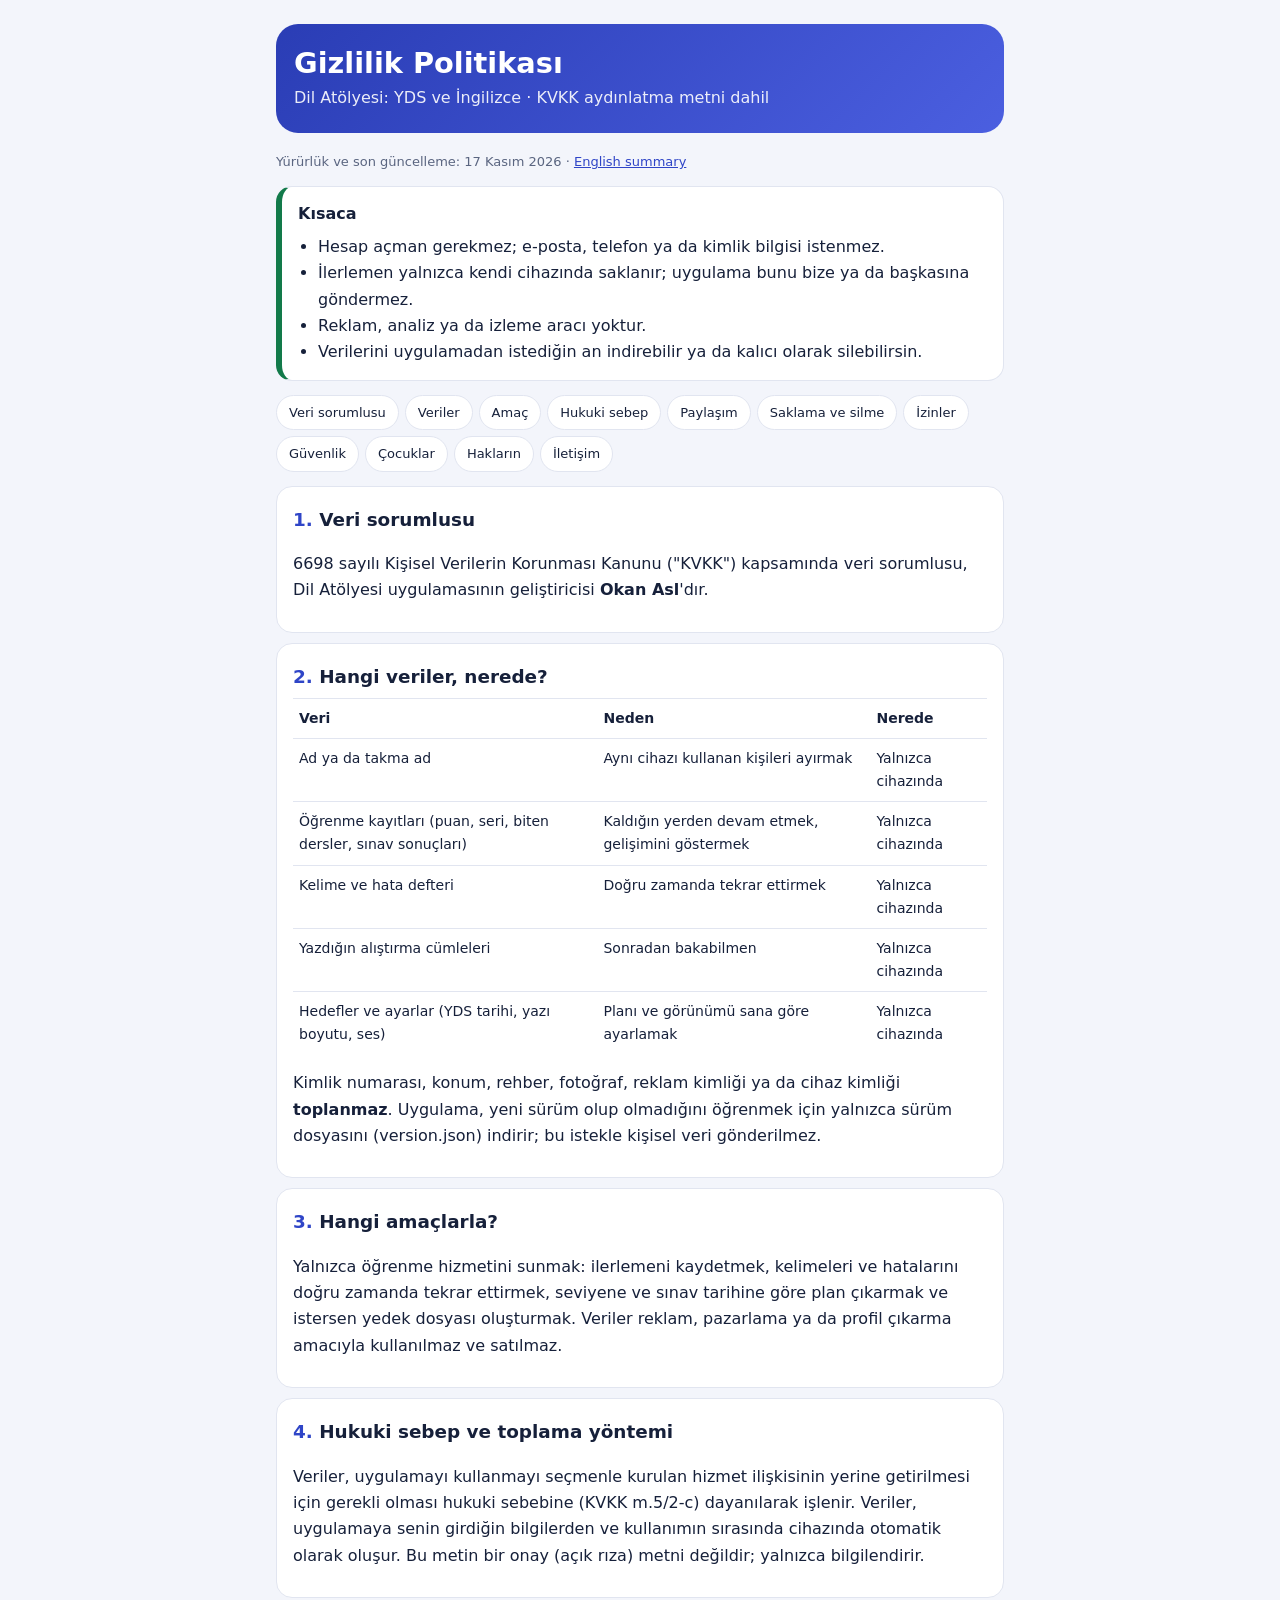
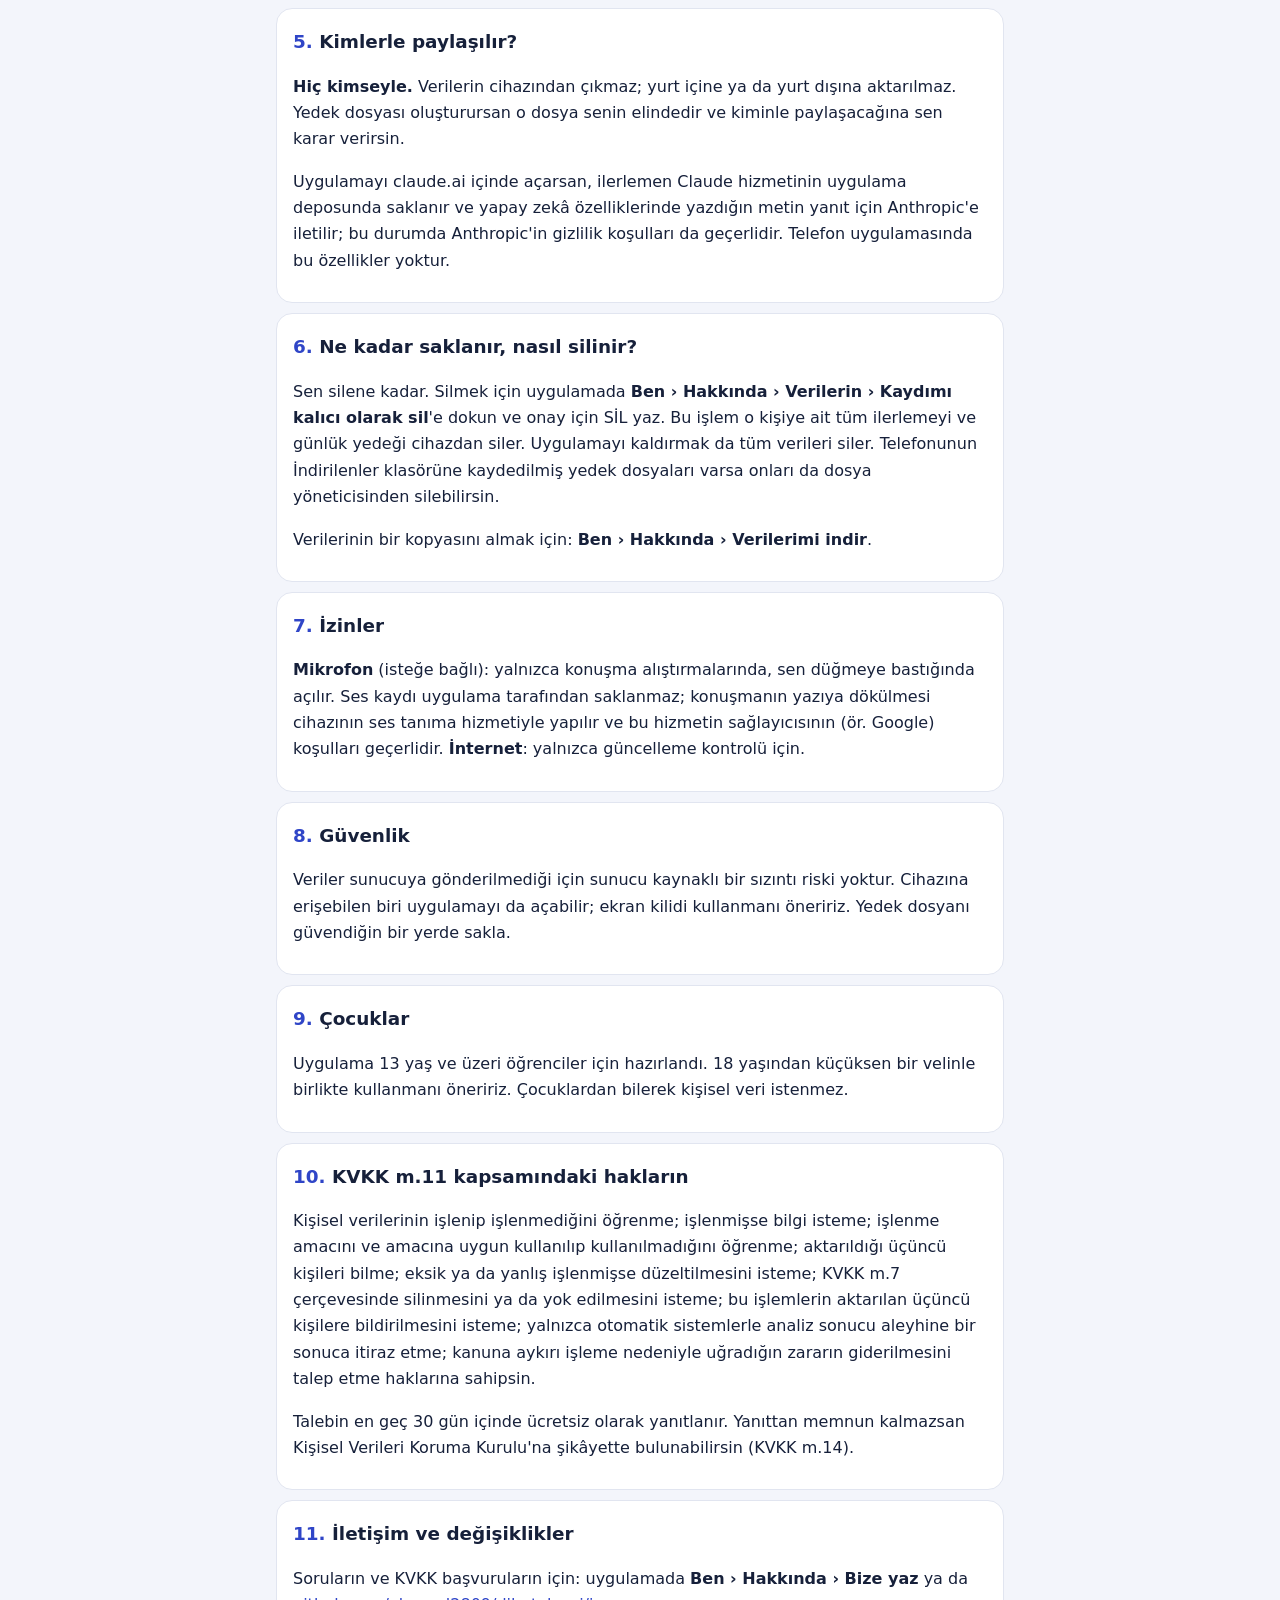
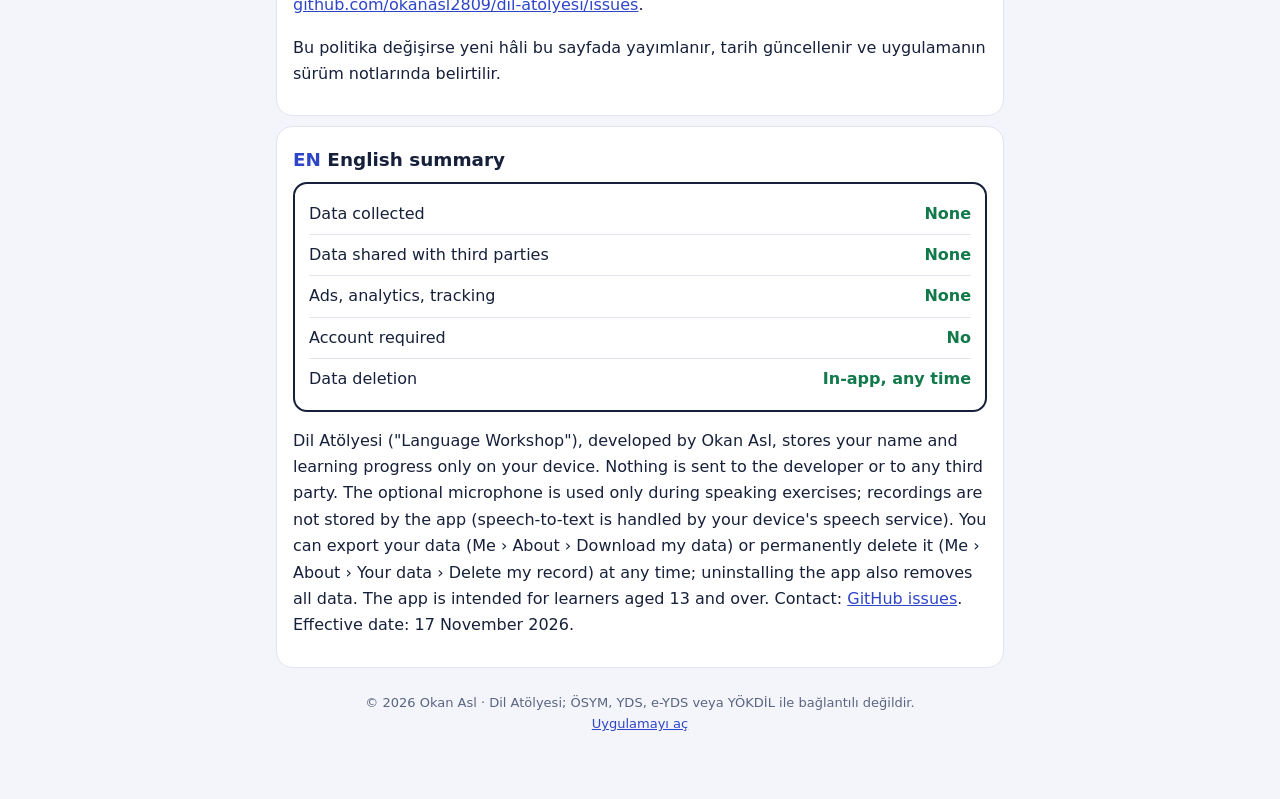
<file: gizlilik.html>
<!doctype html>
<html lang="tr">
<head>
<meta charset="utf-8">
<meta name="viewport" content="width=device-width,initial-scale=1">
<title>Gizlilik Politikası · Dil Atölyesi</title>
<meta name="description" content="Dil Atölyesi: YDS ve İngilizce uygulamasının gizlilik politikası ve KVKK aydınlatma metni.">
<meta name="theme-color" content="#2f45c7">
<style>
:root{--bg:#f3f5fb;--card:#fff;--ink:#16203a;--muted:#5a6580;--line:#e1e5f0;--pri:#2f45c7;--ok:#127a4a;--soft:#eef1f9}
@media (prefers-color-scheme:dark){:root{--bg:#0e1527;--card:#172140;--ink:#eef1fb;--muted:#a4adc6;--line:#2a3558;--pri:#8fa0ff;--ok:#5fd39b;--soft:#1d2a4f}}
*{box-sizing:border-box}
body{margin:0;background:var(--bg);color:var(--ink);font:16px/1.65 system-ui,-apple-system,"Segoe UI",Roboto,sans-serif}
main{max-width:760px;margin:0 auto;padding:24px 16px 64px}
.hero{background:linear-gradient(135deg,#2a3db5,#4b5fe0);color:#fff;border-radius:22px;padding:22px 18px;margin-bottom:18px}
.hero h1{margin:0 0 4px;font-size:1.8rem;line-height:1.2}.hero p{margin:0;opacity:.9}
.meta{font-size:13px;color:var(--muted);margin:0 0 14px}
.sum{background:var(--card);border:1px solid var(--line);border-left:6px solid var(--ok);border-radius:16px;padding:14px 16px;margin-bottom:14px}
.sum ul{margin:6px 0 0;padding-left:20px}
nav.toc{display:flex;flex-wrap:wrap;gap:6px;margin:0 0 14px}
nav.toc a{font-size:13px;padding:6px 12px;border-radius:99px;border:1px solid var(--line);background:var(--card);color:var(--ink);text-decoration:none}
section{background:var(--card);border:1px solid var(--line);border-radius:16px;padding:4px 16px 12px;margin-bottom:10px}
h2{font-size:1.15rem;margin:14px 0 6px}h2 span{color:var(--pri)}
table{width:100%;border-collapse:collapse;font-size:14px}td,th{border-top:1px solid var(--line);padding:8px 6px;text-align:left;vertical-align:top}
a{color:var(--pri)}
.label{border:2px solid var(--ink);border-radius:14px;padding:10px 14px}.label div{display:flex;justify-content:space-between;gap:12px;padding:7px 0;border-top:1px solid var(--line)}.label div:first-child{border-top:0}.label b{color:var(--ok);text-align:right}
footer{text-align:center;color:var(--muted);font-size:13px;margin-top:24px}
</style>
</head>
<body>
<main>
<div class="hero"><h1>Gizlilik Politikası</h1><p>Dil Atölyesi: YDS ve İngilizce · KVKK aydınlatma metni dahil</p></div>
<p class="meta">Yürürlük ve son güncelleme: 17 Kasım 2026 · <a href="#en">English summary</a></p>

<div class="sum"><b>Kısaca</b><ul>
<li>Hesap açman gerekmez; e-posta, telefon ya da kimlik bilgisi istenmez.</li>
<li>İlerlemen yalnızca kendi cihazında saklanır; uygulama bunu bize ya da başkasına göndermez.</li>
<li>Reklam, analiz ya da izleme aracı yoktur.</li>
<li>Verilerini uygulamadan istediğin an indirebilir ya da kalıcı olarak silebilirsin.</li>
</ul></div>

<nav class="toc" aria-label="İçindekiler"><a href="#s1">Veri sorumlusu</a><a href="#s2">Veriler</a><a href="#s3">Amaç</a><a href="#s4">Hukuki sebep</a><a href="#s5">Paylaşım</a><a href="#s6">Saklama ve silme</a><a href="#s7">İzinler</a><a href="#s8">Güvenlik</a><a href="#s9">Çocuklar</a><a href="#s10">Hakların</a><a href="#s11">İletişim</a></nav>

<section id="s1"><h2><span>1.</span> Veri sorumlusu</h2>
<p>6698 sayılı Kişisel Verilerin Korunması Kanunu ("KVKK") kapsamında veri sorumlusu, Dil Atölyesi uygulamasının geliştiricisi <b>Okan Asl</b>'dır.</p></section>

<section id="s2"><h2><span>2.</span> Hangi veriler, nerede?</h2>
<table><thead><tr><th>Veri</th><th>Neden</th><th>Nerede</th></tr></thead><tbody>
<tr><td>Ad ya da takma ad</td><td>Aynı cihazı kullanan kişileri ayırmak</td><td>Yalnızca cihazında</td></tr>
<tr><td>Öğrenme kayıtları (puan, seri, biten dersler, sınav sonuçları)</td><td>Kaldığın yerden devam etmek, gelişimini göstermek</td><td>Yalnızca cihazında</td></tr>
<tr><td>Kelime ve hata defteri</td><td>Doğru zamanda tekrar ettirmek</td><td>Yalnızca cihazında</td></tr>
<tr><td>Yazdığın alıştırma cümleleri</td><td>Sonradan bakabilmen</td><td>Yalnızca cihazında</td></tr>
<tr><td>Hedefler ve ayarlar (YDS tarihi, yazı boyutu, ses)</td><td>Planı ve görünümü sana göre ayarlamak</td><td>Yalnızca cihazında</td></tr>
</tbody></table>
<p>Kimlik numarası, konum, rehber, fotoğraf, reklam kimliği ya da cihaz kimliği <b>toplanmaz</b>. Uygulama, yeni sürüm olup olmadığını öğrenmek için yalnızca sürüm dosyasını (version.json) indirir; bu istekle kişisel veri gönderilmez.</p></section>

<section id="s3"><h2><span>3.</span> Hangi amaçlarla?</h2>
<p>Yalnızca öğrenme hizmetini sunmak: ilerlemeni kaydetmek, kelimeleri ve hatalarını doğru zamanda tekrar ettirmek, seviyene ve sınav tarihine göre plan çıkarmak ve istersen yedek dosyası oluşturmak. Veriler reklam, pazarlama ya da profil çıkarma amacıyla kullanılmaz ve satılmaz.</p></section>

<section id="s4"><h2><span>4.</span> Hukuki sebep ve toplama yöntemi</h2>
<p>Veriler, uygulamayı kullanmayı seçmenle kurulan hizmet ilişkisinin yerine getirilmesi için gerekli olması hukuki sebebine (KVKK m.5/2-c) dayanılarak işlenir. Veriler, uygulamaya senin girdiğin bilgilerden ve kullanımın sırasında cihazında otomatik olarak oluşur. Bu metin bir onay (açık rıza) metni değildir; yalnızca bilgilendirir.</p></section>

<section id="s5"><h2><span>5.</span> Kimlerle paylaşılır?</h2>
<p><b>Hiç kimseyle.</b> Verilerin cihazından çıkmaz; yurt içine ya da yurt dışına aktarılmaz. Yedek dosyası oluşturursan o dosya senin elindedir ve kiminle paylaşacağına sen karar verirsin.</p>
<p>Uygulamayı claude.ai içinde açarsan, ilerlemen Claude hizmetinin uygulama deposunda saklanır ve yapay zekâ özelliklerinde yazdığın metin yanıt için Anthropic'e iletilir; bu durumda Anthropic'in gizlilik koşulları da geçerlidir. Telefon uygulamasında bu özellikler yoktur.</p></section>

<section id="s6"><h2><span>6.</span> Ne kadar saklanır, nasıl silinir?</h2>
<p>Sen silene kadar. Silmek için uygulamada <b>Ben › Hakkında › Verilerin › Kaydımı kalıcı olarak sil</b>'e dokun ve onay için SİL yaz. Bu işlem o kişiye ait tüm ilerlemeyi ve günlük yedeği cihazdan siler. Uygulamayı kaldırmak da tüm verileri siler. Telefonunun İndirilenler klasörüne kaydedilmiş yedek dosyaları varsa onları da dosya yöneticisinden silebilirsin.</p>
<p>Verilerinin bir kopyasını almak için: <b>Ben › Hakkında › Verilerimi indir</b>.</p></section>

<section id="s7"><h2><span>7.</span> İzinler</h2>
<p><b>Mikrofon</b> (isteğe bağlı): yalnızca konuşma alıştırmalarında, sen düğmeye bastığında açılır. Ses kaydı uygulama tarafından saklanmaz; konuşmanın yazıya dökülmesi cihazının ses tanıma hizmetiyle yapılır ve bu hizmetin sağlayıcısının (ör. Google) koşulları geçerlidir. <b>İnternet</b>: yalnızca güncelleme kontrolü için.</p></section>

<section id="s8"><h2><span>8.</span> Güvenlik</h2>
<p>Veriler sunucuya gönderilmediği için sunucu kaynaklı bir sızıntı riski yoktur. Cihazına erişebilen biri uygulamayı da açabilir; ekran kilidi kullanmanı öneririz. Yedek dosyanı güvendiğin bir yerde sakla.</p></section>

<section id="s9"><h2><span>9.</span> Çocuklar</h2>
<p>Uygulama 13 yaş ve üzeri öğrenciler için hazırlandı. 18 yaşından küçüksen bir velinle birlikte kullanmanı öneririz. Çocuklardan bilerek kişisel veri istenmez.</p></section>

<section id="s10"><h2><span>10.</span> KVKK m.11 kapsamındaki hakların</h2>
<p>Kişisel verilerinin işlenip işlenmediğini öğrenme; işlenmişse bilgi isteme; işlenme amacını ve amacına uygun kullanılıp kullanılmadığını öğrenme; aktarıldığı üçüncü kişileri bilme; eksik ya da yanlış işlenmişse düzeltilmesini isteme; KVKK m.7 çerçevesinde silinmesini ya da yok edilmesini isteme; bu işlemlerin aktarılan üçüncü kişilere bildirilmesini isteme; yalnızca otomatik sistemlerle analiz sonucu aleyhine bir sonuca itiraz etme; kanuna aykırı işleme nedeniyle uğradığın zararın giderilmesini talep etme haklarına sahipsin.</p>
<p>Talebin en geç 30 gün içinde ücretsiz olarak yanıtlanır. Yanıttan memnun kalmazsan Kişisel Verileri Koruma Kurulu'na şikâyette bulunabilirsin (KVKK m.14).</p></section>

<section id="s11"><h2><span>11.</span> İletişim ve değişiklikler</h2>
<p>Soruların ve KVKK başvuruların için: uygulamada <b>Ben › Hakkında › Bize yaz</b> ya da <a href="https://github.com/okanasl2809/dil-atolyesi/issues">github.com/okanasl2809/dil-atolyesi/issues</a>.</p>
<p>Bu politika değişirse yeni hâli bu sayfada yayımlanır, tarih güncellenir ve uygulamanın sürüm notlarında belirtilir.</p></section>

<section id="en" lang="en"><h2><span>EN</span> English summary</h2>
<div class="label">
<div><span>Data collected</span><b>None</b></div>
<div><span>Data shared with third parties</span><b>None</b></div>
<div><span>Ads, analytics, tracking</span><b>None</b></div>
<div><span>Account required</span><b>No</b></div>
<div><span>Data deletion</span><b>In-app, any time</b></div>
</div>
<p>Dil Atölyesi ("Language Workshop"), developed by Okan Asl, stores your name and learning progress only on your device. Nothing is sent to the developer or to any third party. The optional microphone is used only during speaking exercises; recordings are not stored by the app (speech-to-text is handled by your device's speech service). You can export your data (Me › About › Download my data) or permanently delete it (Me › About › Your data › Delete my record) at any time; uninstalling the app also removes all data. The app is intended for learners aged 13 and over. Contact: <a href="https://github.com/okanasl2809/dil-atolyesi/issues">GitHub issues</a>. Effective date: 17 November 2026.</p></section>

<footer>© 2026 Okan Asl · Dil Atölyesi; ÖSYM, YDS, e-YDS veya YÖKDİL ile bağlantılı değildir.<br><a href="./">Uygulamayı aç</a></footer>
</main>
</body>
</html>
</file>
